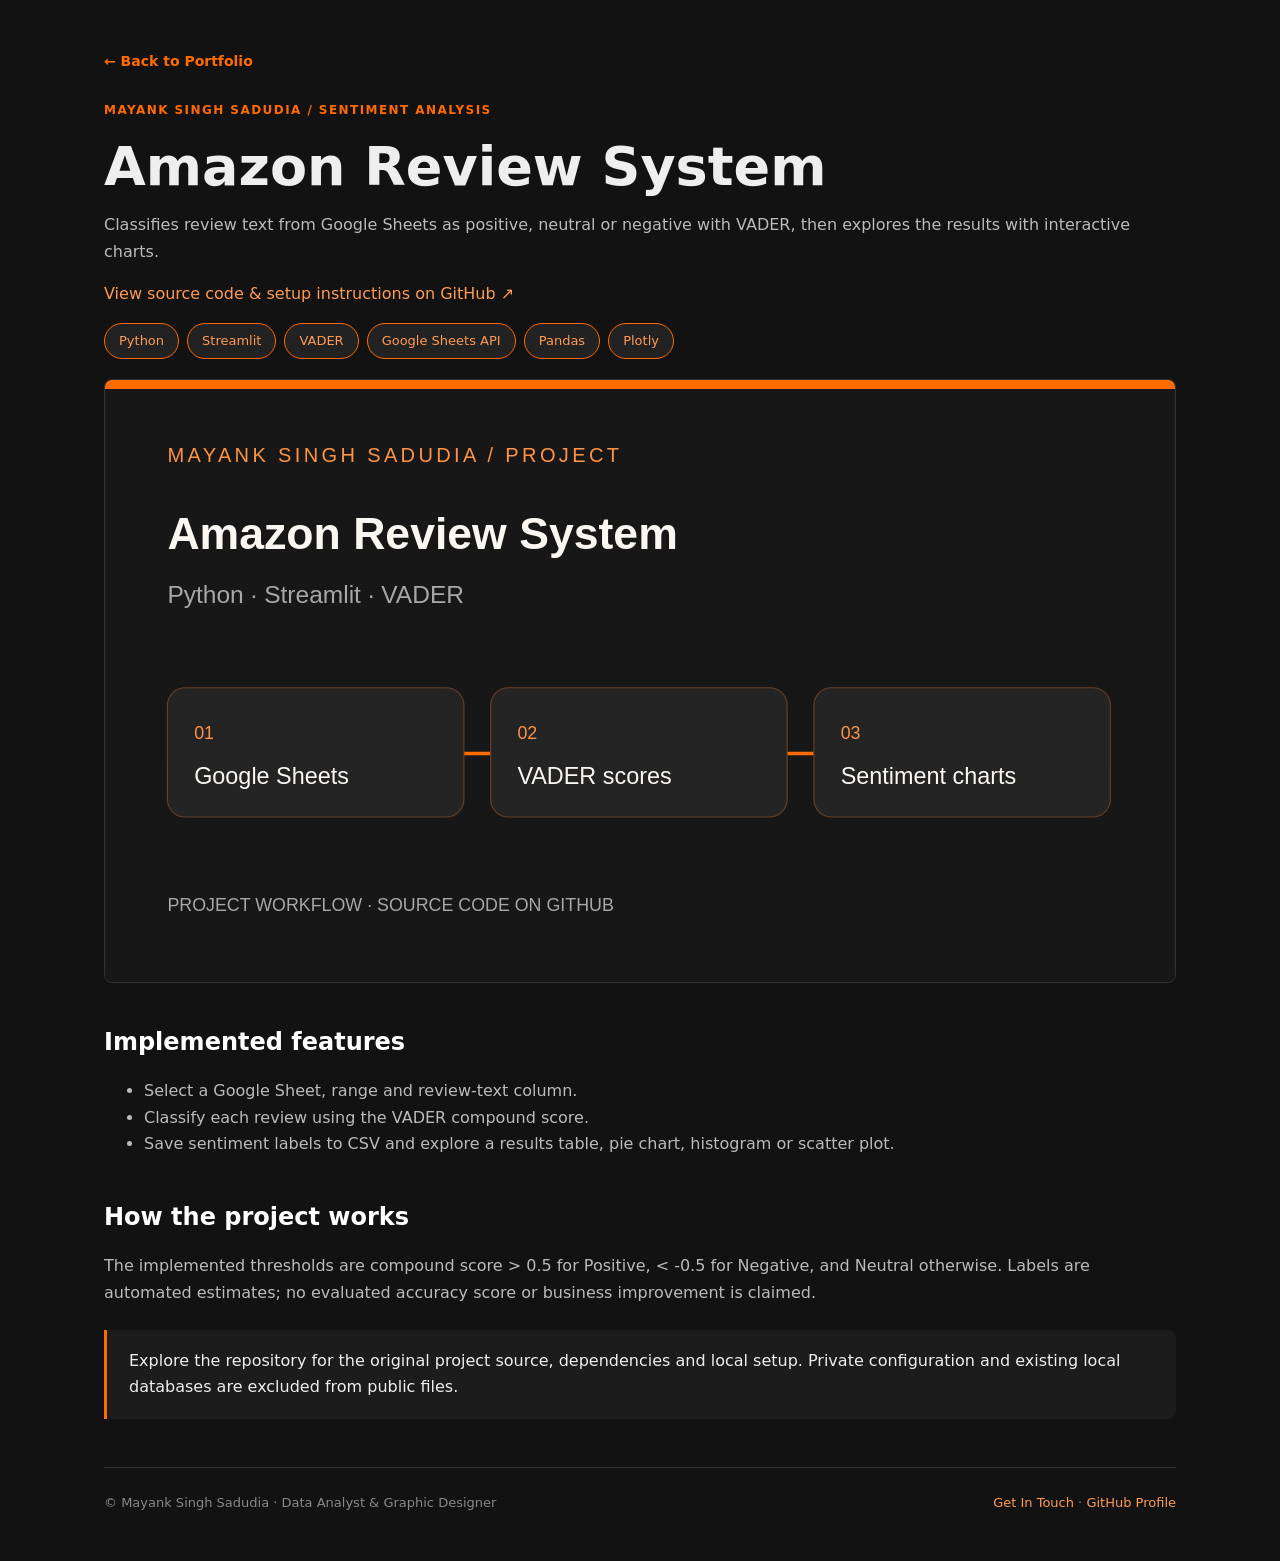
<file: amazon-sentiment-analysis.html>
<!doctype html>
<html lang="en">
<head>
  <meta charset="utf-8" />
  <meta name="viewport" content="width=device-width,initial-scale=1" />
  <title>Amazon Review Sentiment Analysis · Mayank Singh Sadudia</title>
  <style>
    * { box-sizing: border-box; }
    body { margin: 0; background: #121212; color: #eee; font: 16px/1.65 system-ui, -apple-system, sans-serif; }
    main { max-width: 1120px; margin: auto; padding: 48px 24px; }
    .eyebrow { color: #ff6b00; font-weight: 700; letter-spacing: .12em; font-size: 12px; }
    h1 { font-size: clamp(32px, 5vw, 54px); line-height: 1.1; margin: 16px 0; }
    h2 { font-size: 24px; margin: 40px 0 16px; color: #fff; }
    p, li { color: #bbb; }
    a { color: #ff9b54; text-decoration: none; }
    a:hover { text-decoration: underline; }
    .nav-back { display: inline-flex; align-items: center; gap: 8px; margin-bottom: 28px; color: #ff6b00; font-weight: 600; font-size: 14px; }
    .metrics { display: grid; grid-template-columns: repeat(4, 1fr); gap: 14px; margin: 32px 0; }
    .metric { background: #1c1c1c; border: 1px solid #383838; padding: 20px; border-radius: 8px; }
    .metric span { display: block; color: #bbb; font-size: 13px; }
    .metric strong { display: block; font-size: 28px; margin-top: 8px; color: #ff9345; }
    img { display: block; width: 100%; border: 1px solid #333; border-radius: 8px; margin: 20px 0; }
    .note { padding: 18px 22px; border-left: 3px solid #ff6b00; background: #1c1c1c; margin: 24px 0; border-radius: 0 8px 8px 0; }
    .tech-stack { display: flex; flex-wrap: wrap; gap: 8px; margin: 16px 0; }
    .tech-pill { background: #222; border: 1px solid #444; padding: 6px 14px; border-radius: 20px; font-size: 13px; color: #ddd; }
    .tech-pill.active { border-color: #ff6b00; color: #ff9b54; }
    footer { border-top: 1px solid #333; margin-top: 48px; padding-top: 24px; font-size: 13px; color: #888; display: flex; justify-content: space-between; flex-wrap: wrap; gap: 12px; }
    @media (max-width: 700px) {
      .metrics { grid-template-columns: repeat(2, 1fr); }
      main { padding: 30px 18px; }
      .metric strong { font-size: 24px; }
    }
  </style>
</head>
<body>
<main>
  <a href="index.html#projects" class="nav-back">← Back to Portfolio</a>
  <div class="eyebrow">MAYANK SINGH SADUDIA / SENTIMENT ANALYSIS</div>
  <h1>Amazon Review System</h1>
  <p>Classifies review text from Google Sheets as positive, neutral or negative with VADER, then explores the results with interactive charts.</p>
  <p><a href="https://github.com/Mayanksinghsadudia/amazon-review-system" target="_blank" rel="noopener noreferrer">View source code &amp; setup instructions on GitHub ↗</a></p>
  <div class="tech-stack"><span class="tech-pill active">Python</span><span class="tech-pill active">Streamlit</span><span class="tech-pill active">VADER</span><span class="tech-pill active">Google Sheets API</span><span class="tech-pill active">Pandas</span><span class="tech-pill active">Plotly</span></div>
  <img src="assets/user_projects/amazon-project.svg" alt="Amazon Review System workflow" />
  <h2>Implemented features</h2>
  <ul><li>Select a Google Sheet, range and review-text column.</li><li>Classify each review using the VADER compound score.</li><li>Save sentiment labels to CSV and explore a results table, pie chart, histogram or scatter plot.</li></ul>
  <h2>How the project works</h2>
  <p>The implemented thresholds are compound score &gt; 0.5 for Positive, &lt; -0.5 for Negative, and Neutral otherwise. Labels are automated estimates; no evaluated accuracy score or business improvement is claimed.</p>
  <div class="note">Explore the repository for the original project source, dependencies and local setup. Private configuration and existing local databases are excluded from public files.</div>
  <footer><div>© Mayank Singh Sadudia · Data Analyst &amp; Graphic Designer</div><div><a href="index.html#contact">Get In Touch</a> · <a href="https://github.com/Mayanksinghsadudia" target="_blank" rel="noopener noreferrer">GitHub Profile</a></div></footer>
</main>
</body>
</html>
</file>
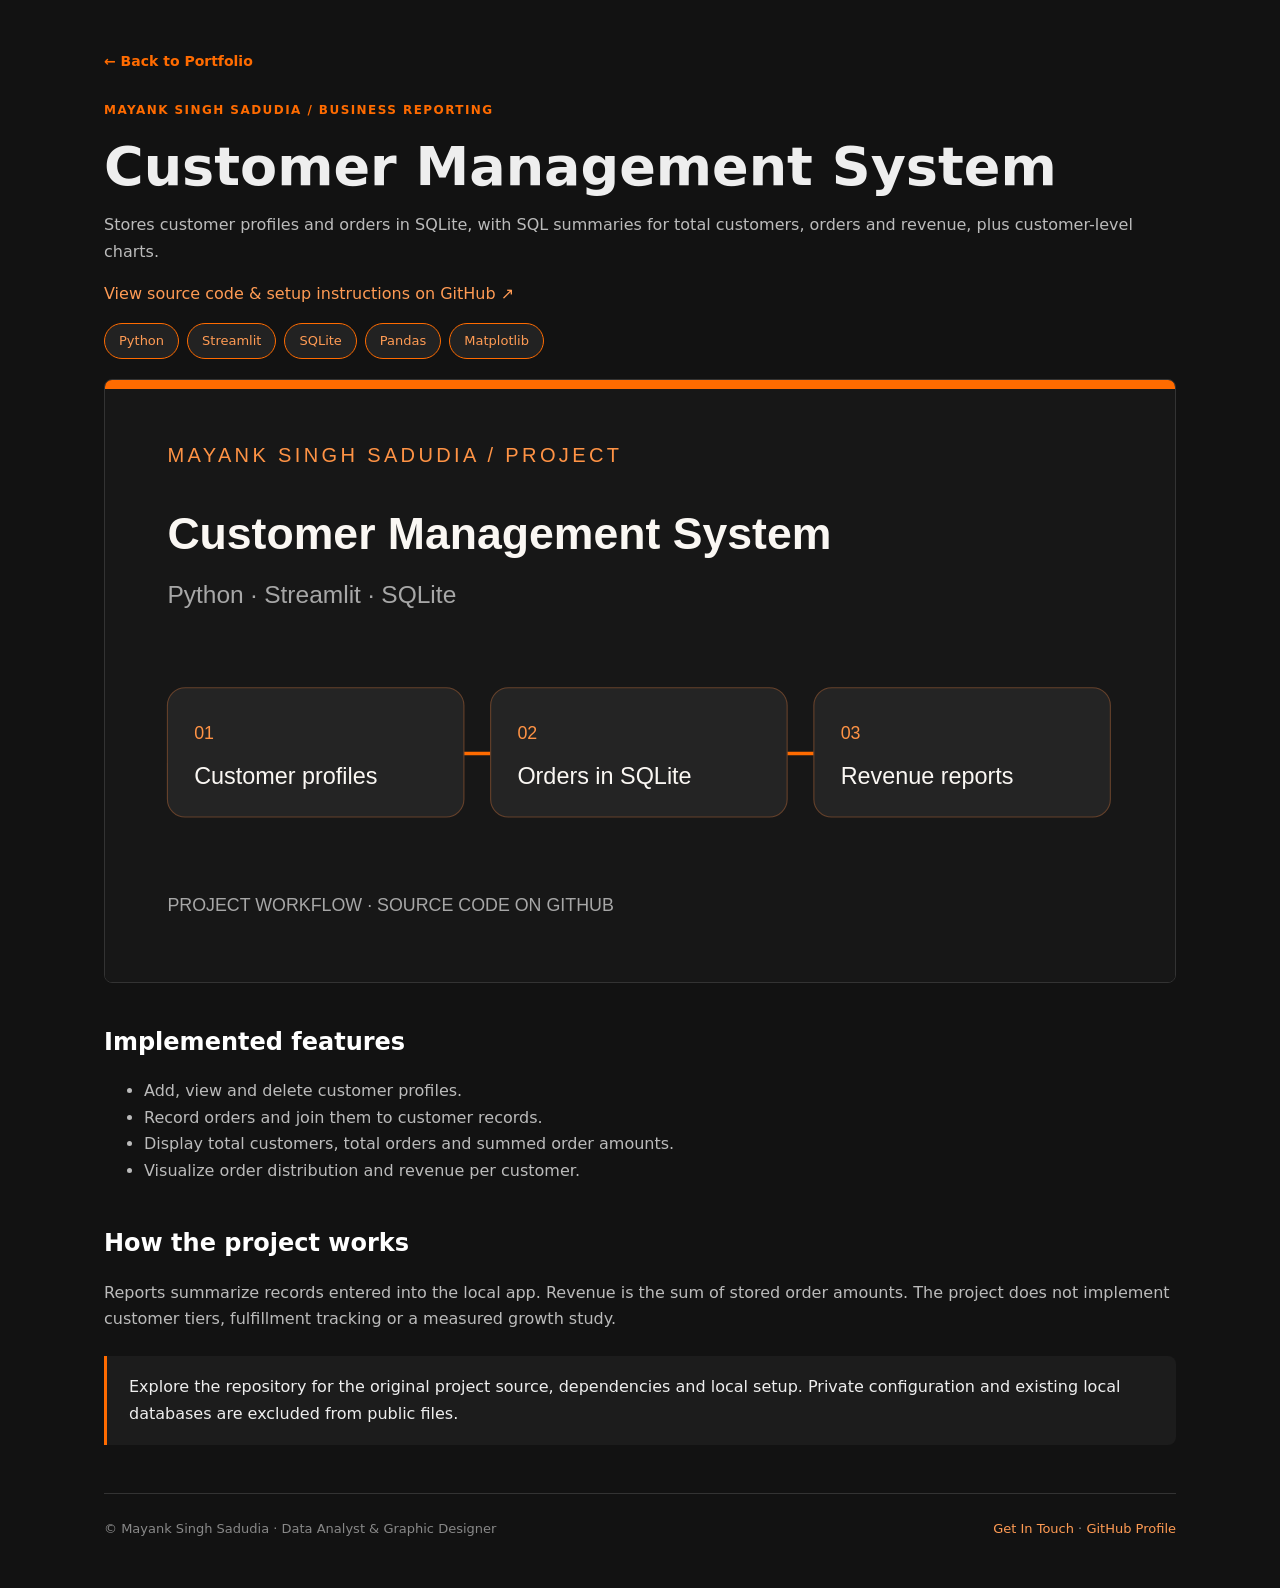
<file: cms-analysis.html>
<!doctype html>
<html lang="en">
<head>
  <meta charset="utf-8" />
  <meta name="viewport" content="width=device-width,initial-scale=1" />
  <title>Customer Management System (CMS) · Mayank Singh Sadudia</title>
  <style>
    * { box-sizing: border-box; }
    body { margin: 0; background: #121212; color: #eee; font: 16px/1.65 system-ui, -apple-system, sans-serif; }
    main { max-width: 1120px; margin: auto; padding: 48px 24px; }
    .eyebrow { color: #ff6b00; font-weight: 700; letter-spacing: .12em; font-size: 12px; }
    h1 { font-size: clamp(32px, 5vw, 54px); line-height: 1.1; margin: 16px 0; }
    h2 { font-size: 24px; margin: 40px 0 16px; color: #fff; }
    p, li { color: #bbb; }
    a { color: #ff9b54; text-decoration: none; }
    a:hover { text-decoration: underline; }
    .nav-back { display: inline-flex; align-items: center; gap: 8px; margin-bottom: 28px; color: #ff6b00; font-weight: 600; font-size: 14px; }
    .metrics { display: grid; grid-template-columns: repeat(4, 1fr); gap: 14px; margin: 32px 0; }
    .metric { background: #1c1c1c; border: 1px solid #383838; padding: 20px; border-radius: 8px; }
    .metric span { display: block; color: #bbb; font-size: 13px; }
    .metric strong { display: block; font-size: 28px; margin-top: 8px; color: #ff9345; }
    img { display: block; width: 100%; border: 1px solid #333; border-radius: 8px; margin: 20px 0; }
    .note { padding: 18px 22px; border-left: 3px solid #ff6b00; background: #1c1c1c; margin: 24px 0; border-radius: 0 8px 8px 0; }
    .tech-stack { display: flex; flex-wrap: wrap; gap: 8px; margin: 16px 0; }
    .tech-pill { background: #222; border: 1px solid #444; padding: 6px 14px; border-radius: 20px; font-size: 13px; color: #ddd; }
    .tech-pill.active { border-color: #ff6b00; color: #ff9b54; }
    footer { border-top: 1px solid #333; margin-top: 48px; padding-top: 24px; font-size: 13px; color: #888; display: flex; justify-content: space-between; flex-wrap: wrap; gap: 12px; }
    @media (max-width: 700px) {
      .metrics { grid-template-columns: repeat(2, 1fr); }
      main { padding: 30px 18px; }
      .metric strong { font-size: 24px; }
    }
  </style>
</head>
<body>
<main>
  <a href="index.html#projects" class="nav-back">← Back to Portfolio</a>
  <div class="eyebrow">MAYANK SINGH SADUDIA / BUSINESS REPORTING</div>
  <h1>Customer Management System</h1>
  <p>Stores customer profiles and orders in SQLite, with SQL summaries for total customers, orders and revenue, plus customer-level charts.</p>
  <p><a href="https://github.com/Mayanksinghsadudia/customer-management-system" target="_blank" rel="noopener noreferrer">View source code &amp; setup instructions on GitHub ↗</a></p>
  <div class="tech-stack"><span class="tech-pill active">Python</span><span class="tech-pill active">Streamlit</span><span class="tech-pill active">SQLite</span><span class="tech-pill active">Pandas</span><span class="tech-pill active">Matplotlib</span></div>
  <img src="assets/user_projects/customer-project.svg" alt="Customer Management System workflow" />
  <h2>Implemented features</h2>
  <ul><li>Add, view and delete customer profiles.</li><li>Record orders and join them to customer records.</li><li>Display total customers, total orders and summed order amounts.</li><li>Visualize order distribution and revenue per customer.</li></ul>
  <h2>How the project works</h2>
  <p>Reports summarize records entered into the local app. Revenue is the sum of stored order amounts. The project does not implement customer tiers, fulfillment tracking or a measured growth study.</p>
  <div class="note">Explore the repository for the original project source, dependencies and local setup. Private configuration and existing local databases are excluded from public files.</div>
  <footer><div>© Mayank Singh Sadudia · Data Analyst &amp; Graphic Designer</div><div><a href="index.html#contact">Get In Touch</a> · <a href="https://github.com/Mayanksinghsadudia" target="_blank" rel="noopener noreferrer">GitHub Profile</a></div></footer>
</main>
</body>
</html>
</file>
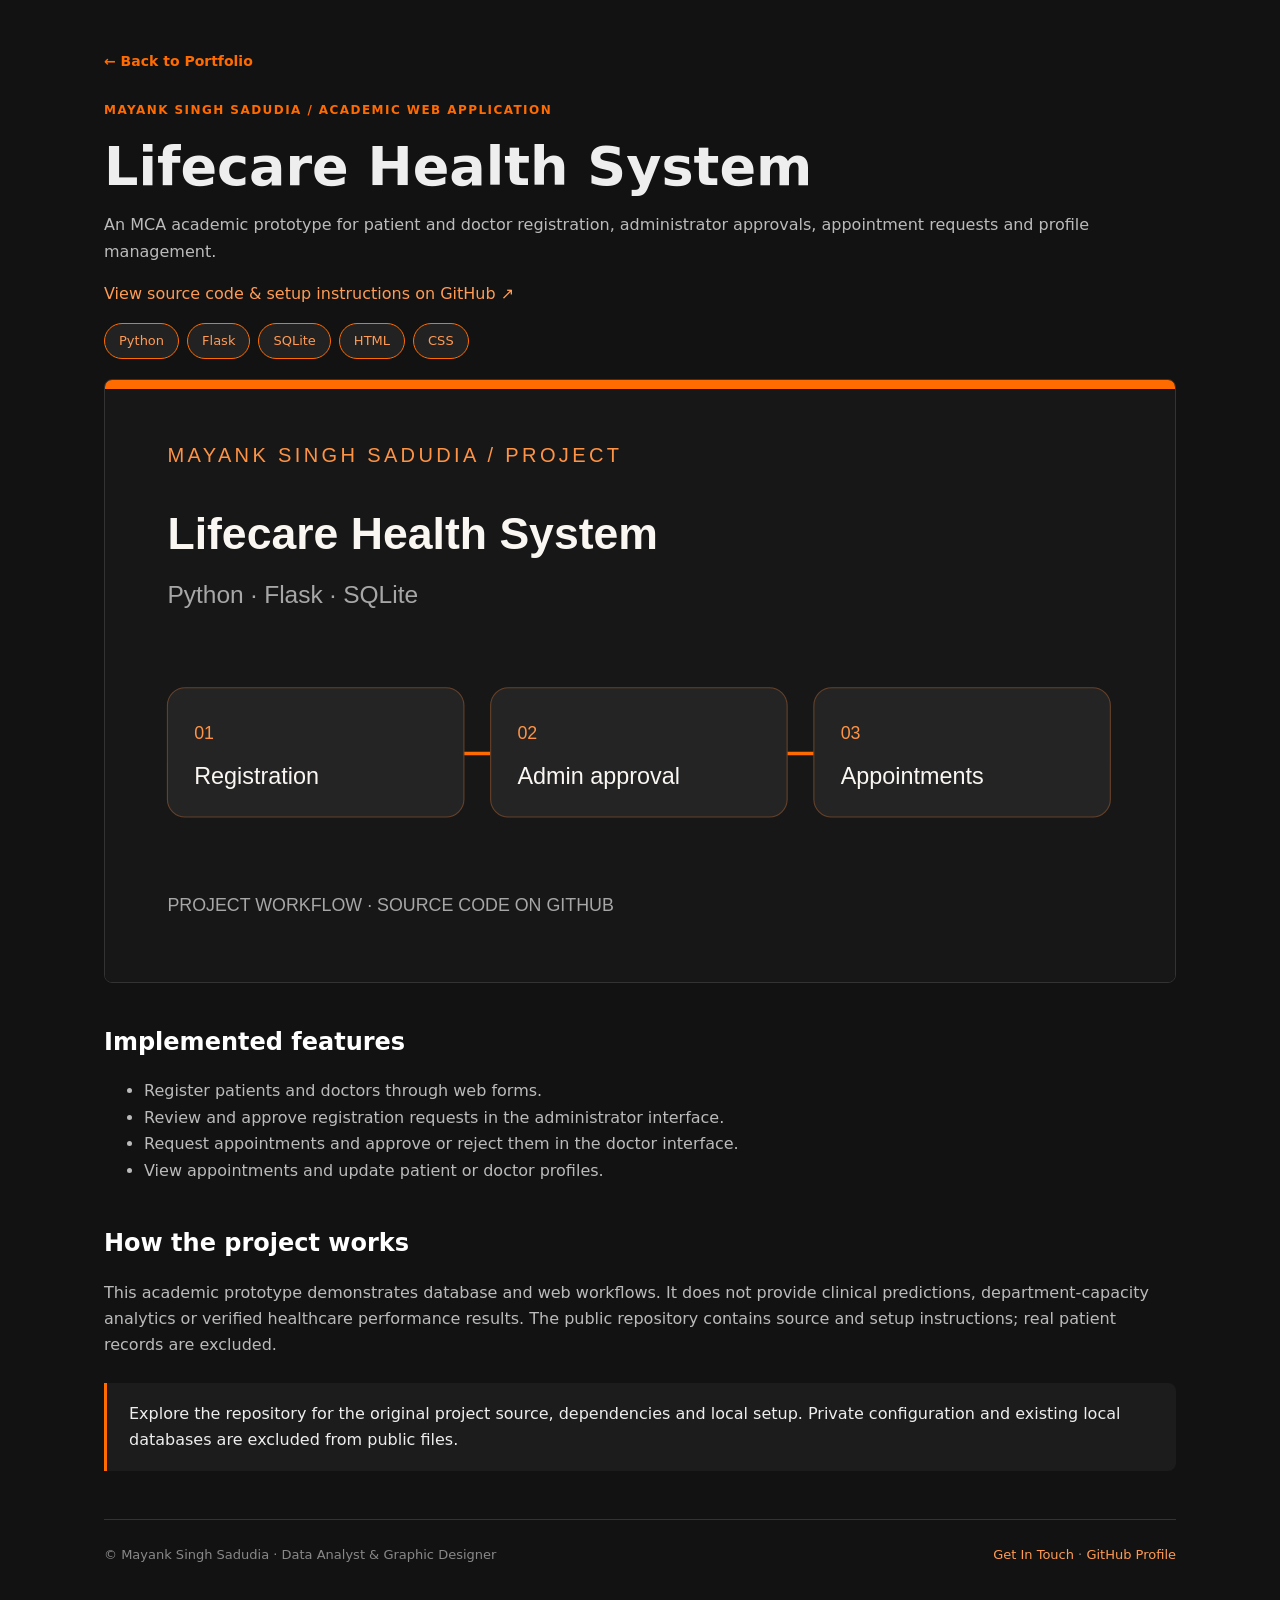
<file: lifecare-health-system.html>
<!doctype html>
<html lang="en">
<head>
  <meta charset="utf-8" />
  <meta name="viewport" content="width=device-width,initial-scale=1" />
  <title>LifeCare Health System · Mayank Singh Sadudia</title>
  <style>
    * { box-sizing: border-box; }
    body { margin: 0; background: #121212; color: #eee; font: 16px/1.65 system-ui, -apple-system, sans-serif; }
    main { max-width: 1120px; margin: auto; padding: 48px 24px; }
    .eyebrow { color: #ff6b00; font-weight: 700; letter-spacing: .12em; font-size: 12px; }
    h1 { font-size: clamp(32px, 5vw, 54px); line-height: 1.1; margin: 16px 0; }
    h2 { font-size: 24px; margin: 40px 0 16px; color: #fff; }
    p, li { color: #bbb; }
    a { color: #ff9b54; text-decoration: none; }
    a:hover { text-decoration: underline; }
    .nav-back { display: inline-flex; align-items: center; gap: 8px; margin-bottom: 28px; color: #ff6b00; font-weight: 600; font-size: 14px; }
    .metrics { display: grid; grid-template-columns: repeat(4, 1fr); gap: 14px; margin: 32px 0; }
    .metric { background: #1c1c1c; border: 1px solid #383838; padding: 20px; border-radius: 8px; }
    .metric span { display: block; color: #bbb; font-size: 13px; }
    .metric strong { display: block; font-size: 28px; margin-top: 8px; color: #ff9345; }
    img { display: block; width: 100%; border: 1px solid #333; border-radius: 8px; margin: 20px 0; }
    .note { padding: 18px 22px; border-left: 3px solid #ff6b00; background: #1c1c1c; margin: 24px 0; border-radius: 0 8px 8px 0; }
    .tech-stack { display: flex; flex-wrap: wrap; gap: 8px; margin: 16px 0; }
    .tech-pill { background: #222; border: 1px solid #444; padding: 6px 14px; border-radius: 20px; font-size: 13px; color: #ddd; }
    .tech-pill.active { border-color: #ff6b00; color: #ff9b54; }
    footer { border-top: 1px solid #333; margin-top: 48px; padding-top: 24px; font-size: 13px; color: #888; display: flex; justify-content: space-between; flex-wrap: wrap; gap: 12px; }
    @media (max-width: 700px) {
      .metrics { grid-template-columns: repeat(2, 1fr); }
      main { padding: 30px 18px; }
      .metric strong { font-size: 24px; }
    }
  </style>
</head>
<body>
<main>
  <a href="index.html#projects" class="nav-back">← Back to Portfolio</a>
  <div class="eyebrow">MAYANK SINGH SADUDIA / ACADEMIC WEB APPLICATION</div>
  <h1>Lifecare Health System</h1>
  <p>An MCA academic prototype for patient and doctor registration, administrator approvals, appointment requests and profile management.</p>
  <p><a href="https://github.com/Mayanksinghsadudia/lifecare-health-system" target="_blank" rel="noopener noreferrer">View source code &amp; setup instructions on GitHub ↗</a></p>
  <div class="tech-stack"><span class="tech-pill active">Python</span><span class="tech-pill active">Flask</span><span class="tech-pill active">SQLite</span><span class="tech-pill active">HTML</span><span class="tech-pill active">CSS</span></div>
  <img src="assets/user_projects/lifecare-project.svg" alt="Lifecare Health System workflow" />
  <h2>Implemented features</h2>
  <ul><li>Register patients and doctors through web forms.</li><li>Review and approve registration requests in the administrator interface.</li><li>Request appointments and approve or reject them in the doctor interface.</li><li>View appointments and update patient or doctor profiles.</li></ul>
  <h2>How the project works</h2>
  <p>This academic prototype demonstrates database and web workflows. It does not provide clinical predictions, department-capacity analytics or verified healthcare performance results. The public repository contains source and setup instructions; real patient records are excluded.</p>
  <div class="note">Explore the repository for the original project source, dependencies and local setup. Private configuration and existing local databases are excluded from public files.</div>
  <footer><div>© Mayank Singh Sadudia · Data Analyst &amp; Graphic Designer</div><div><a href="index.html#contact">Get In Touch</a> · <a href="https://github.com/Mayanksinghsadudia" target="_blank" rel="noopener noreferrer">GitHub Profile</a></div></footer>
</main>
</body>
</html>
</file>
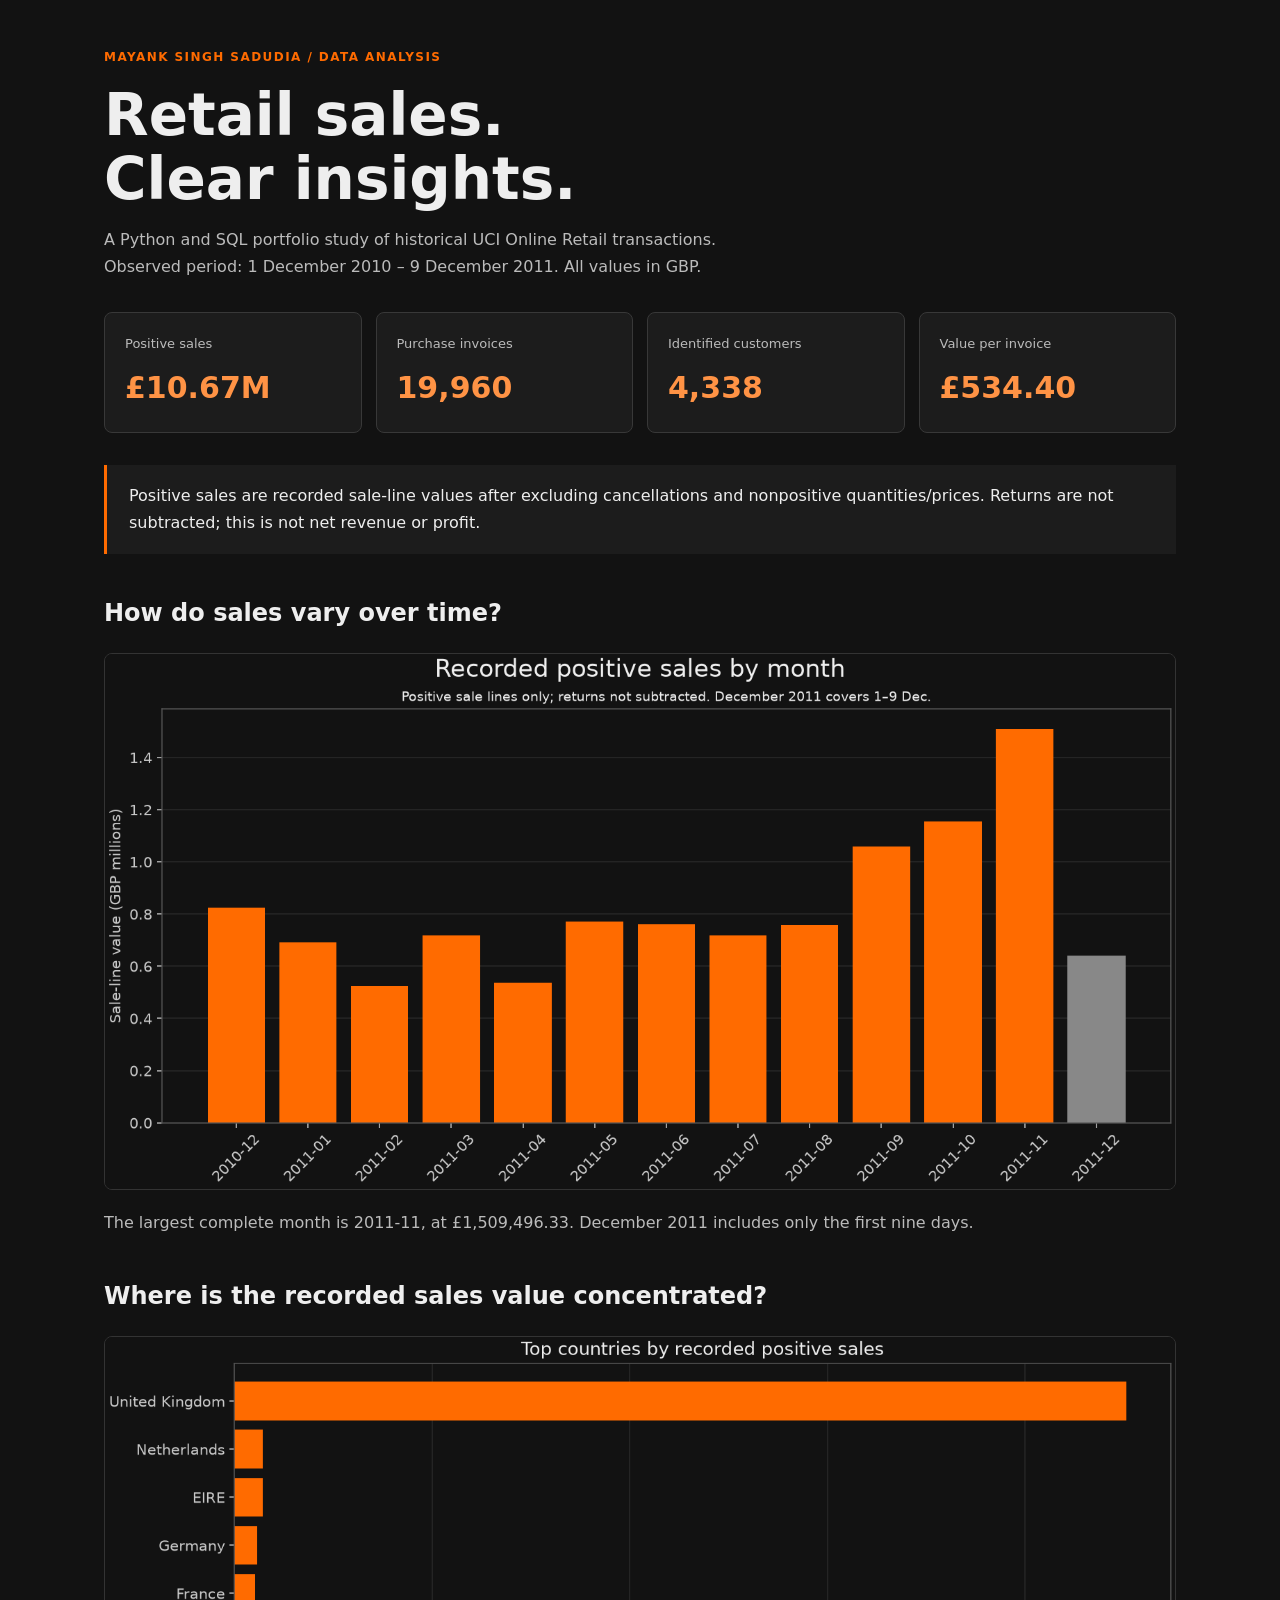
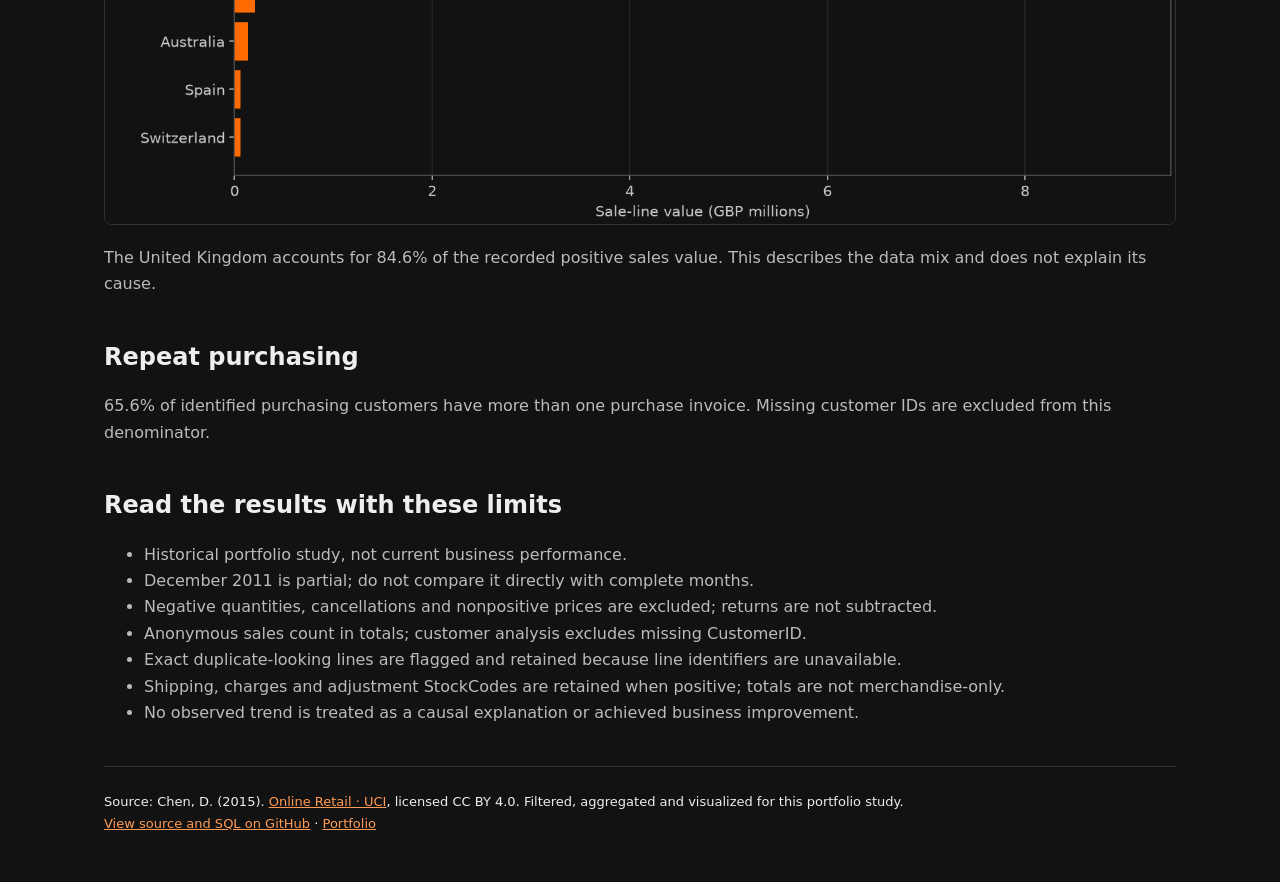
<file: retail-analysis.html>
<!doctype html><html lang="en"><head><meta charset="utf-8"><meta name="viewport" content="width=device-width,initial-scale=1"><title>Retail Sales Analysis · Mayank Singh Sadudia</title><style>
*{box-sizing:border-box}body{margin:0;background:#121212;color:#eee;font:16px/1.65 system-ui,sans-serif}main{max-width:1120px;margin:auto;padding:48px 24px}.eyebrow{color:#ff6b00;font-weight:700;letter-spacing:.12em;font-size:12px}h1{font-size:clamp(32px,5vw,58px);line-height:1.1;margin:16px 0}h2{font-size:24px;margin:40px 0 16px}p,li{color:#bbb}a{color:#ff9b54}.metrics{display:grid;grid-template-columns:repeat(4,1fr);gap:14px;margin:32px 0}.metric{background:#1c1c1c;border:1px solid #383838;padding:20px;border-radius:8px}.metric span{display:block;color:#bbb;font-size:13px}.metric strong{display:block;font-size:30px;margin-top:8px;color:#ff9345}img{display:block;width:100%;border:1px solid #333;border-radius:8px;margin:20px 0}.note{padding:18px 22px;border-left:3px solid #ff6b00;background:#1c1c1c}footer{border-top:1px solid #333;margin-top:40px;padding-top:24px;font-size:13px}@media(max-width:700px){.metrics{grid-template-columns:repeat(2,1fr)}main{padding:30px 18px}.metric strong{font-size:26px}}</style></head><body><main>
<div class="eyebrow">MAYANK SINGH SADUDIA / DATA ANALYSIS</div><h1>Retail sales.<br>Clear insights.</h1><p>A Python and SQL portfolio study of historical UCI Online Retail transactions.<br>Observed period: 1 December 2010 – 9 December 2011. All values in GBP.</p>
<div class="metrics"><div class="metric"><span>Positive sales</span><strong>£10.67M</strong></div><div class="metric"><span>Purchase invoices</span><strong>19,960</strong></div><div class="metric"><span>Identified customers</span><strong>4,338</strong></div><div class="metric"><span>Value per invoice</span><strong>£534.40</strong></div></div><div class="note">Positive sales are recorded sale-line values after excluding cancellations and nonpositive quantities/prices. Returns are not subtracted; this is not net revenue or profit.</div>
<h2>How do sales vary over time?</h2><img src="[data-uri]" alt="Bar chart of recorded positive sales by month, with partial December 2011 shown in grey"><p>The largest complete month is 2011-11, at £1,509,496.33. December 2011 includes only the first nine days.</p>
<h2>Where is the recorded sales value concentrated?</h2><img src="[data-uri]" alt="Horizontal bars ranking countries by recorded positive sales"><p>The United Kingdom accounts for 84.6% of the recorded positive sales value. This describes the data mix and does not explain its cause.</p>
<h2>Repeat purchasing</h2><p>65.6% of identified purchasing customers have more than one purchase invoice. Missing customer IDs are excluded from this denominator.</p>
<h2>Read the results with these limits</h2><ul><li>Historical portfolio study, not current business performance.</li><li>December 2011 is partial; do not compare it directly with complete months.</li><li>Negative quantities, cancellations and nonpositive prices are excluded; returns are not subtracted.</li><li>Anonymous sales count in totals; customer analysis excludes missing CustomerID.</li><li>Exact duplicate-looking lines are flagged and retained because line identifiers are unavailable.</li><li>Shipping, charges and adjustment StockCodes are retained when positive; totals are not merchandise-only.</li><li>No observed trend is treated as a causal explanation or achieved business improvement.</li></ul>
<footer>Source: Chen, D. (2015). <a href="https://doi.org/10.24432/C5BW33">Online Retail · UCI</a>, licensed CC BY 4.0. Filtered, aggregated and visualized for this portfolio study.<br><a href="https://github.com/Mayanksinghsadudia/retail-sales-analysis">View source and SQL on GitHub</a> · <a href="https://mayanksinghsadudia.github.io/mayanksinghsadudiaportfolio/">Portfolio</a></footer></main></body></html>
</file>
